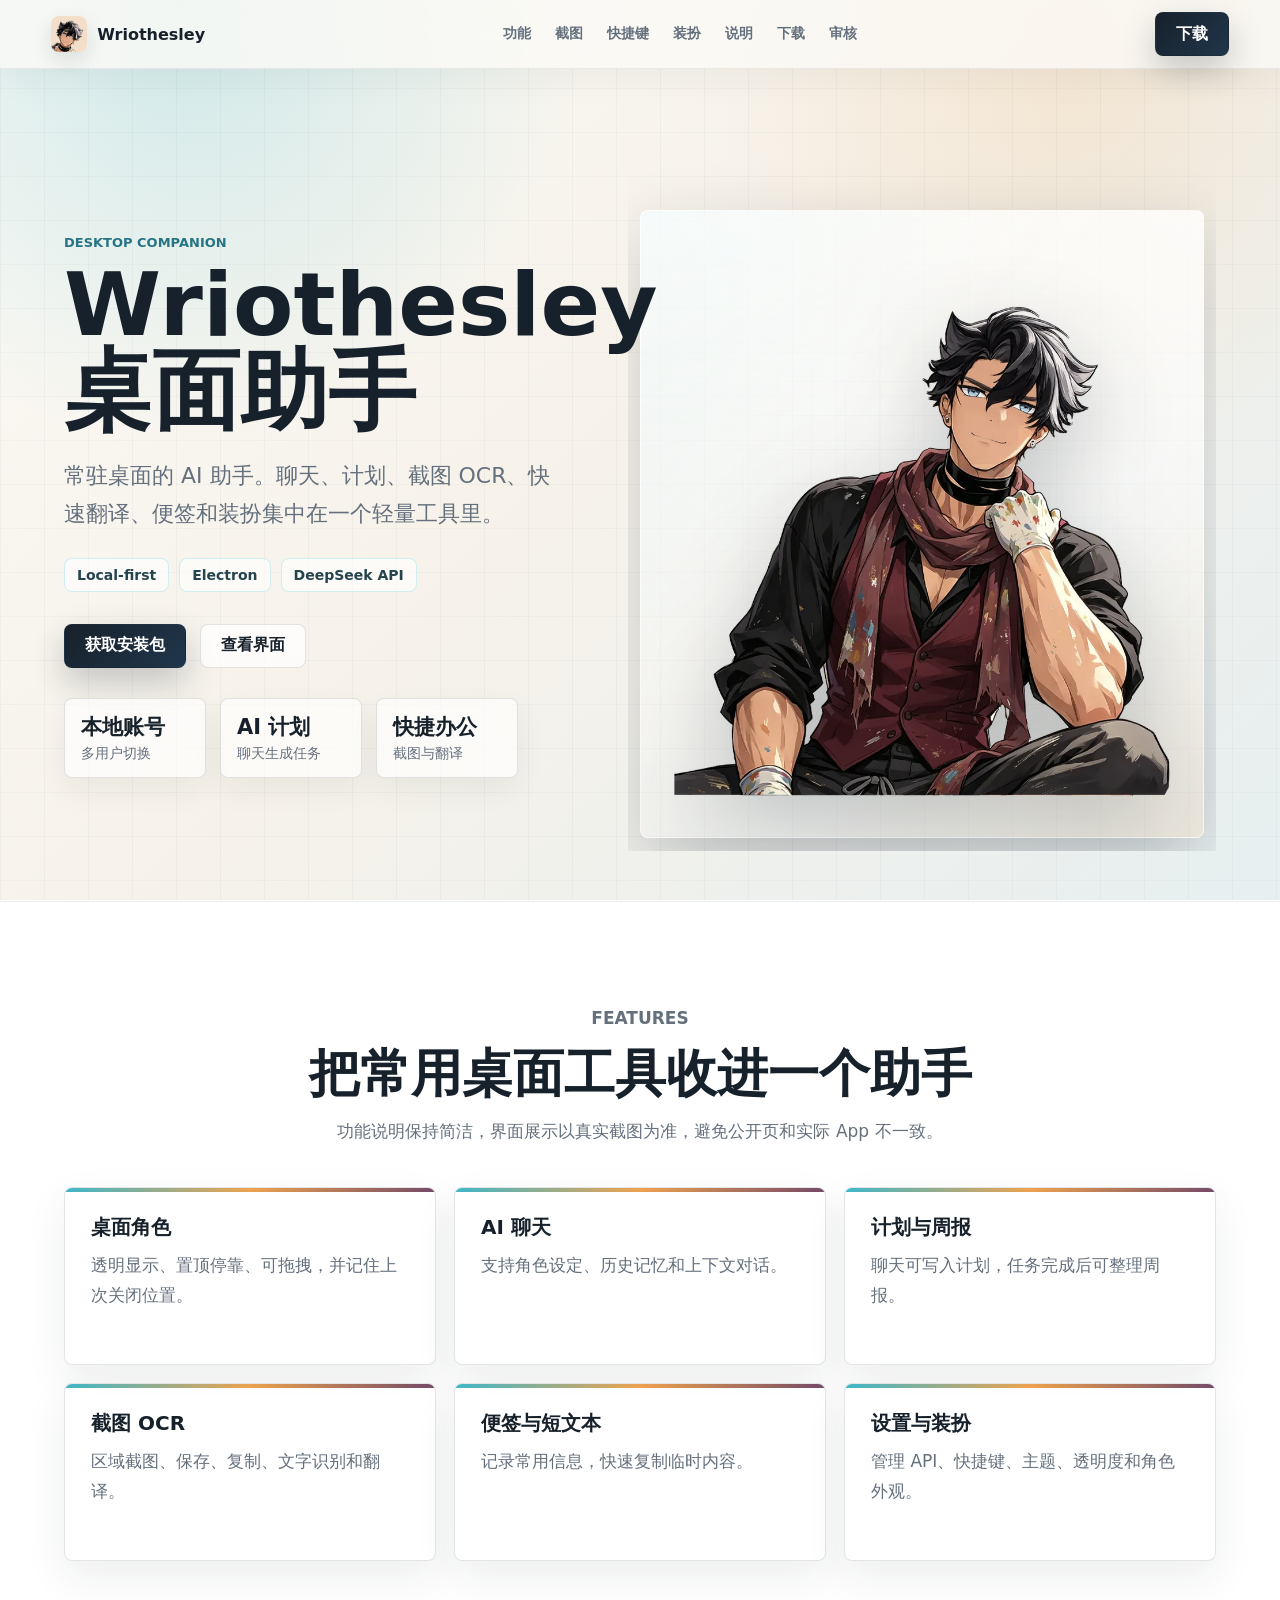
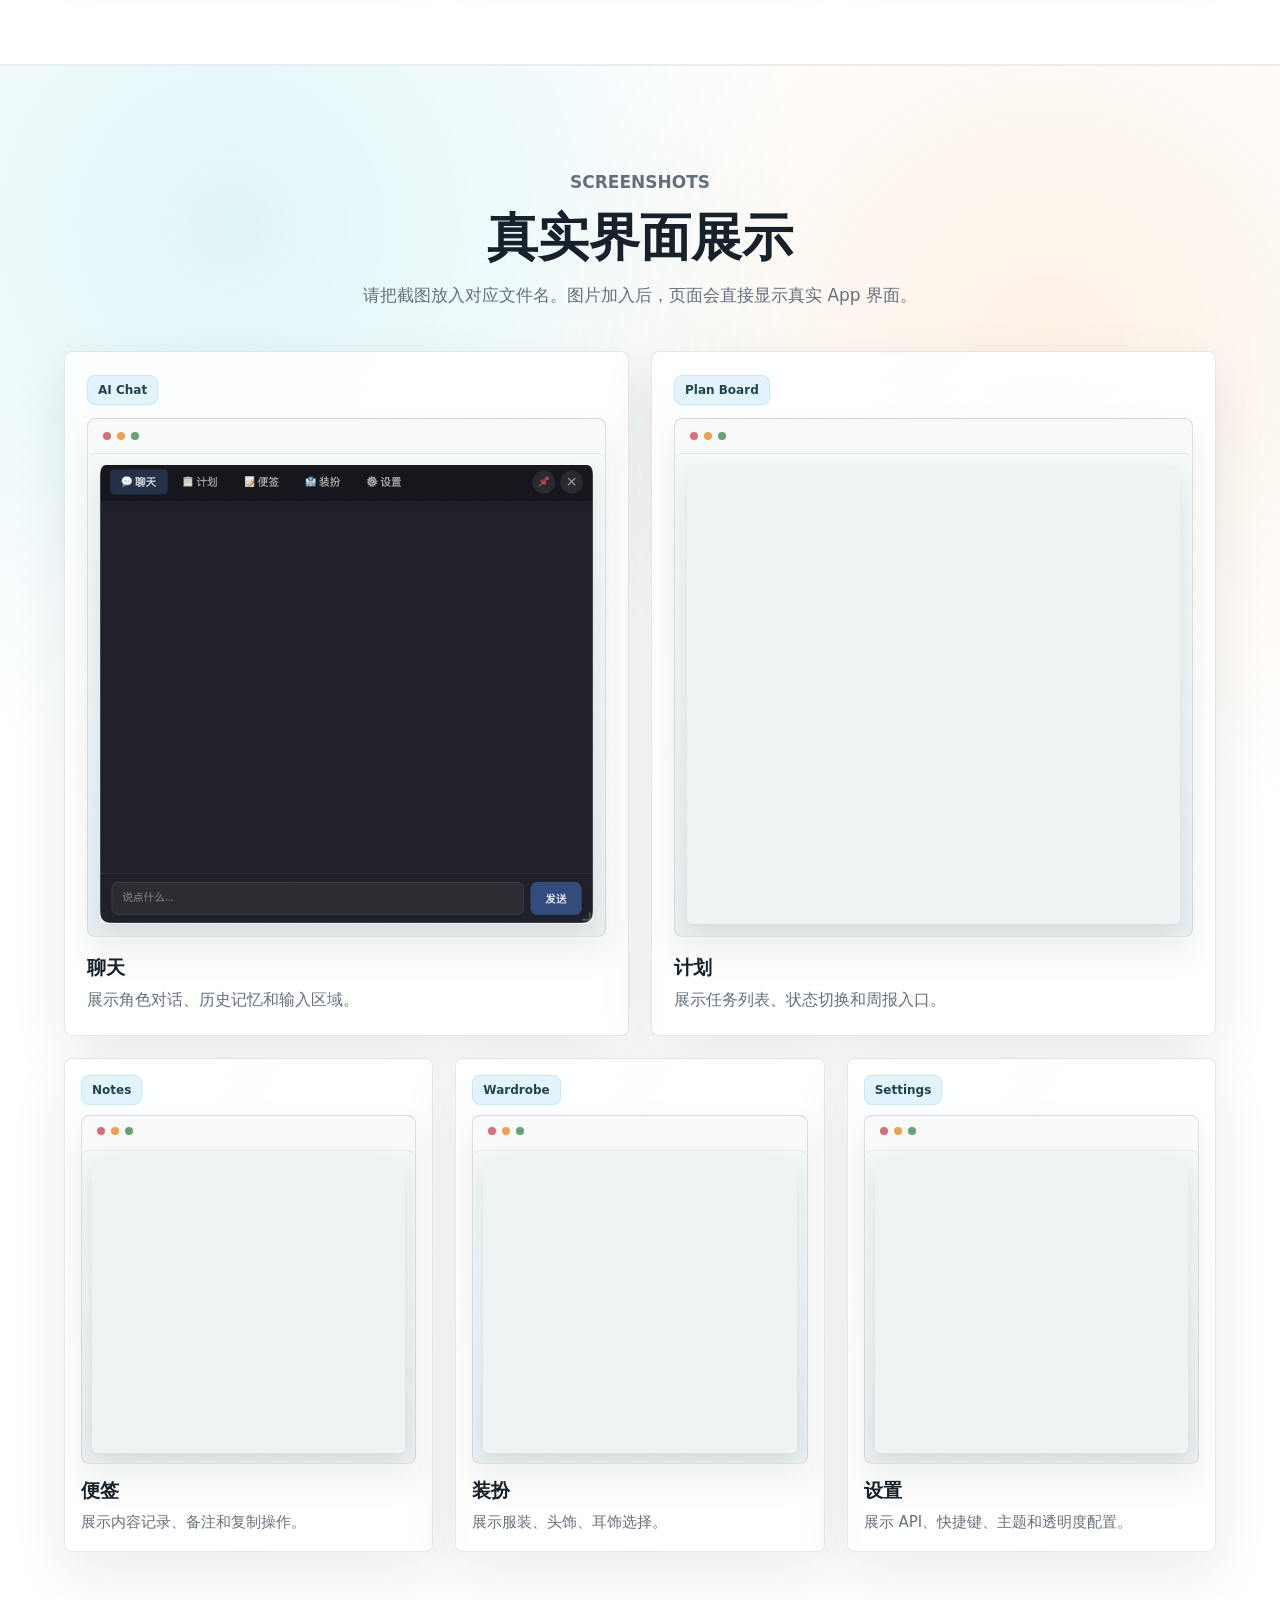
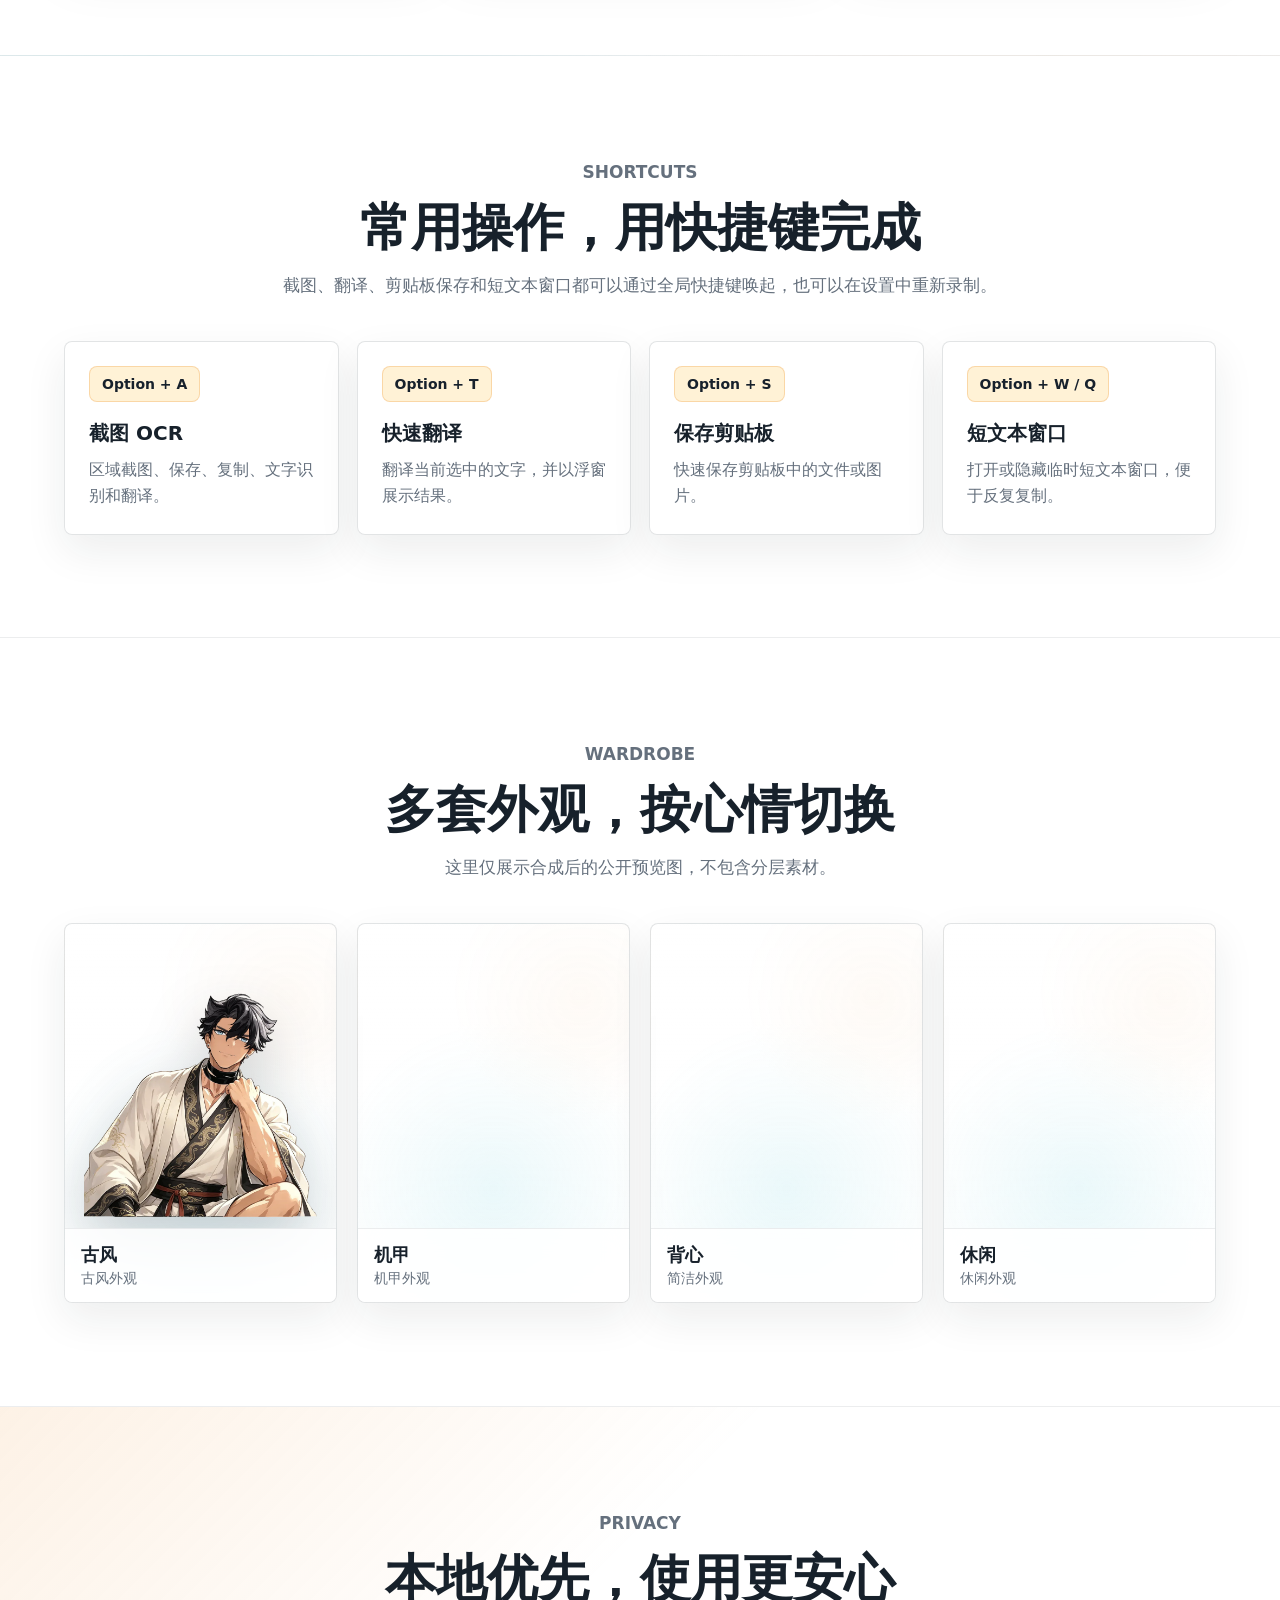
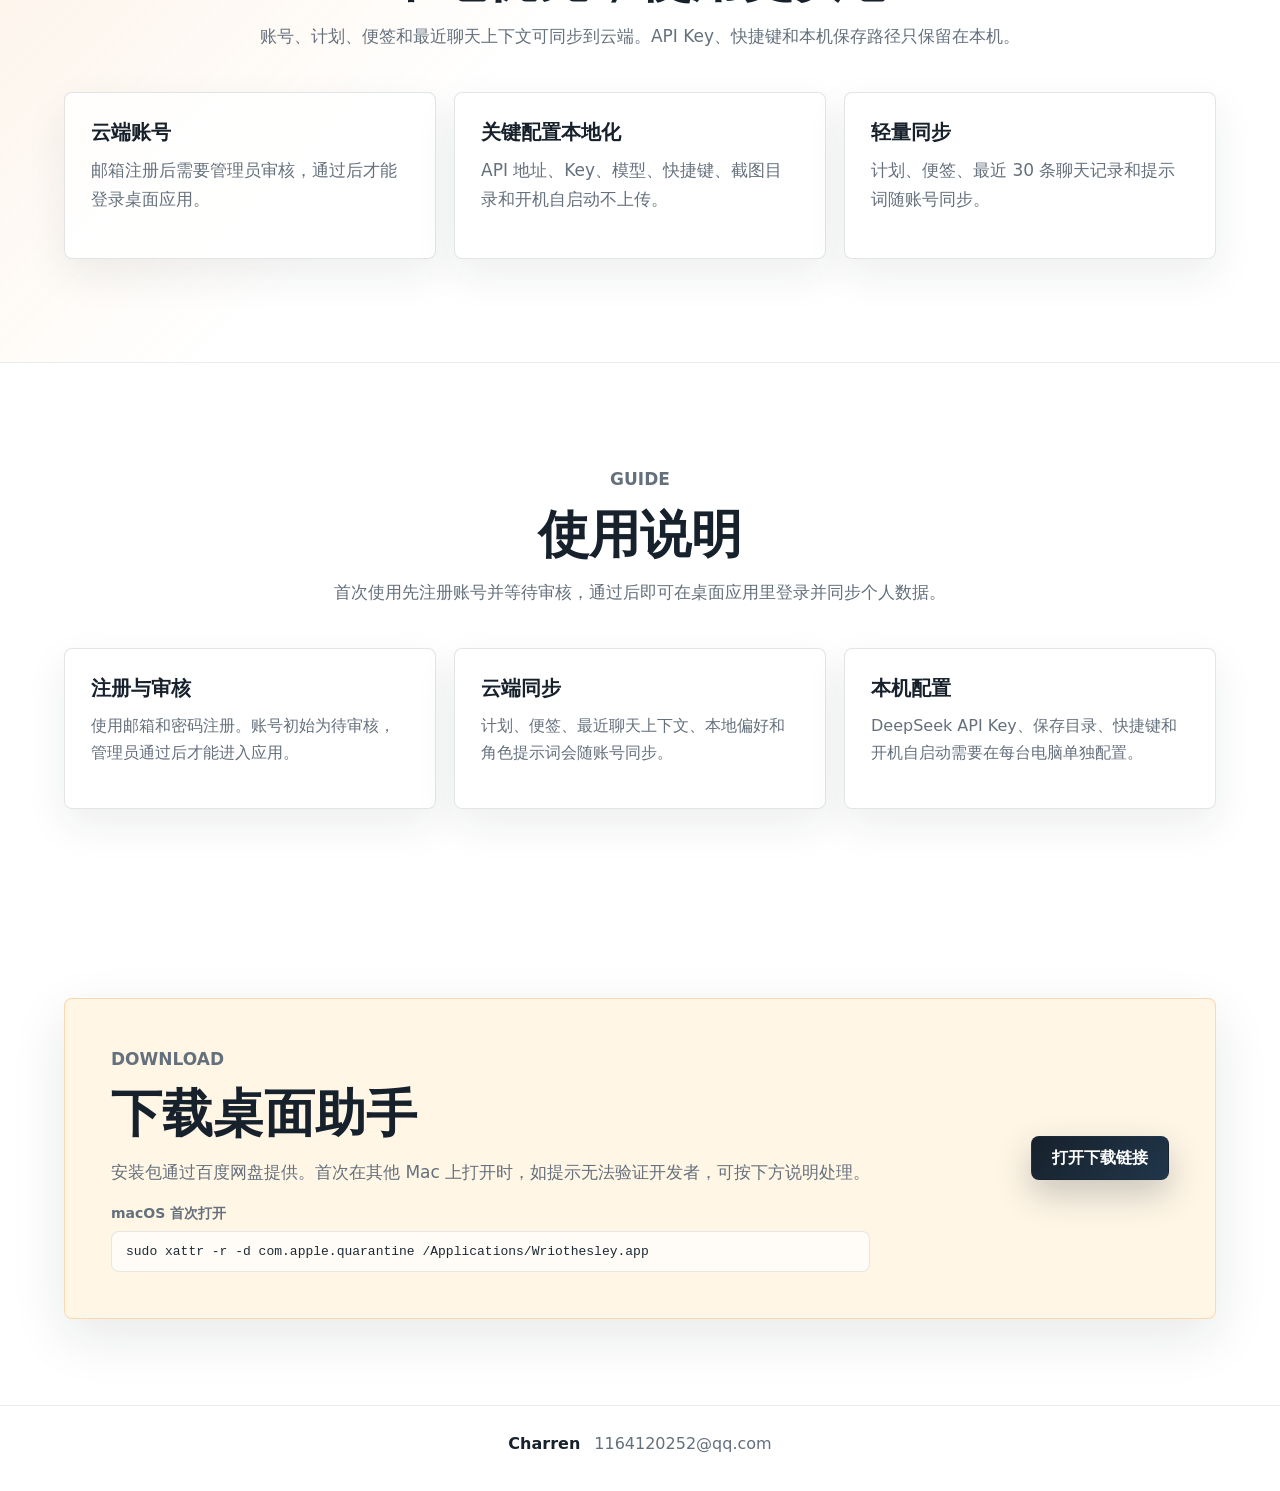
<file: index.html>
<!doctype html>
<html lang="zh-CN">
  <head>
    <meta charset="UTF-8" />
    <meta name="viewport" content="width=device-width, initial-scale=1.0" />
    <meta
      name="description"
      content="Wriothesley 桌面助手：AI 聊天、计划、截图 OCR、快速翻译、便签和装扮的一体化桌面工具。"
    />
    <title>Wriothesley 桌面助手</title>
    <link rel="icon" href="./assets/icon.png" />
    <link rel="icon" type="image/webp" href="./assets/icon.webp" />
    <link rel="preload" as="image" href="./assets/showcase/hero-frame-1.webp" type="image/webp" />
    <link rel="stylesheet" href="./styles.css" />
  </head>
  <body>
    <header class="site-header" aria-label="顶部导航">
      <a class="brand" href="#top" aria-label="Wriothesley 桌面助手首页">
        <img src="./assets/icon.png" alt="" />
        <span>Wriothesley</span>
      </a>
      <nav class="nav-links" aria-label="页面导航">
        <a href="#features">功能</a>
        <a href="#screens">截图</a>
        <a href="#shortcuts">快捷键</a>
        <a href="#wardrobe">装扮</a>
        <a href="#guide">说明</a>
        <a href="#download">下载</a>
        <a href="./admin.html">审核</a>
      </nav>
      <button class="nav-download" type="button" data-open-download>下载</button>
    </header>

    <main id="top">
      <section class="hero">
        <div class="hero-copy">
          <p class="eyebrow">Desktop Companion</p>
          <h1><span>Wriothesley</span><span>桌面助手</span></h1>
          <p class="hero-text">
            常驻桌面的 AI 助手。聊天、计划、截图 OCR、快速翻译、便签和装扮集中在一个轻量工具里。
          </p>
          <div class="product-tags" aria-label="产品特性">
            <span>Local-first</span>
            <span>Electron</span>
            <span>DeepSeek API</span>
          </div>
          <div class="hero-actions">
            <button class="primary-action" type="button" data-open-download>获取安装包</button>
            <a class="secondary-action" href="#screens">查看界面</a>
          </div>
          <dl class="hero-metrics" aria-label="软件特性概览">
            <div>
              <dt>本地账号</dt>
              <dd>多用户切换</dd>
            </div>
            <div>
              <dt>AI 计划</dt>
              <dd>聊天生成任务</dd>
            </div>
            <div>
              <dt>快捷办公</dt>
              <dd>截图与翻译</dd>
            </div>
          </dl>
        </div>

        <div class="hero-stage" aria-label="桌面助手角色预览">
          <div class="petal-field" aria-hidden="true"></div>
          <picture>
            <source srcset="./assets/showcase/hero-frame-1.webp" type="image/webp" />
            <img
              id="hero-character"
              class="hero-character"
              src="./assets/showcase/hero-frame-1.png"
              alt="Wriothesley 桌面角色"
              width="1000"
              height="1000"
              fetchpriority="high"
              decoding="async"
            />
          </picture>
        </div>
      </section>

      <section class="section overview" id="features">
        <div class="section-heading">
          <p class="eyebrow">Features</p>
          <h2>把常用桌面工具收进一个助手</h2>
          <p>功能说明保持简洁，界面展示以真实截图为准，避免公开页和实际 App 不一致。</p>
        </div>
        <div class="module-grid">
          <article class="module-card">
            <h3>桌面角色</h3>
            <p>透明显示、置顶停靠、可拖拽，并记住上次关闭位置。</p>
          </article>
          <article class="module-card">
            <h3>AI 聊天</h3>
            <p>支持角色设定、历史记忆和上下文对话。</p>
          </article>
          <article class="module-card">
            <h3>计划与周报</h3>
            <p>聊天可写入计划，任务完成后可整理周报。</p>
          </article>
          <article class="module-card">
            <h3>截图 OCR</h3>
            <p>区域截图、保存、复制、文字识别和翻译。</p>
          </article>
          <article class="module-card">
            <h3>便签与短文本</h3>
            <p>记录常用信息，快速复制临时内容。</p>
          </article>
          <article class="module-card">
            <h3>设置与装扮</h3>
            <p>管理 API、快捷键、主题、透明度和角色外观。</p>
          </article>
        </div>
      </section>

      <section class="section screens" id="screens">
        <div class="section-heading">
          <p class="eyebrow">Screenshots</p>
          <h2>真实界面展示</h2>
          <p>请把截图放入对应文件名。图片加入后，页面会直接显示真实 App 界面。</p>
        </div>

        <div class="screen-grid">
          <article class="screen-card screen-card-top">
            <div class="screen-meta"><span>AI Chat</span></div>
            <div class="screen-shot" data-file="assets/screens/panel-chat.png">
              <picture>
                <source srcset="./assets/screens/panel-chat.webp" type="image/webp" />
                <img src="./assets/screens/panel-chat.png" alt="聊天界面截图" width="1303" height="1210" loading="lazy" decoding="async" />
              </picture>
              <span>assets/screens/panel-chat.png</span>
            </div>
            <h3>聊天</h3>
            <p>展示角色对话、历史记忆和输入区域。</p>
          </article>

          <article class="screen-card screen-card-top">
            <div class="screen-meta"><span>Plan Board</span></div>
            <div class="screen-shot" data-file="assets/screens/panel-plan.png">
              <picture>
                <source srcset="./assets/screens/panel-plan.webp" type="image/webp" />
                <img src="./assets/screens/panel-plan.png" alt="计划界面截图" width="1301" height="1213" loading="lazy" decoding="async" />
              </picture>
              <span>assets/screens/panel-plan.png</span>
            </div>
            <h3>计划</h3>
            <p>展示任务列表、状态切换和周报入口。</p>
          </article>

          <article class="screen-card screen-card-bottom">
            <div class="screen-meta"><span>Notes</span></div>
            <div class="screen-shot" data-file="assets/screens/panel-notes.png">
              <picture>
                <source srcset="./assets/screens/panel-notes.webp" type="image/webp" />
                <img src="./assets/screens/panel-notes.png" alt="便签界面截图" width="1303" height="1215" loading="lazy" decoding="async" />
              </picture>
              <span>assets/screens/panel-notes.png</span>
            </div>
            <h3>便签</h3>
            <p>展示内容记录、备注和复制操作。</p>
          </article>

          <article class="screen-card screen-card-bottom">
            <div class="screen-meta"><span>Wardrobe</span></div>
            <div class="screen-shot" data-file="assets/screens/panel-wardrobe.png">
              <picture>
                <source srcset="./assets/screens/panel-wardrobe.webp" type="image/webp" />
                <img src="./assets/screens/panel-wardrobe.png" alt="装扮界面截图" width="1303" height="1210" loading="lazy" decoding="async" />
              </picture>
              <span>assets/screens/panel-wardrobe.png</span>
            </div>
            <h3>装扮</h3>
            <p>展示服装、头饰、耳饰选择。</p>
          </article>

          <article class="screen-card screen-card-bottom">
            <div class="screen-meta"><span>Settings</span></div>
            <div class="screen-shot" data-file="assets/screens/panel-settings.png">
              <picture>
                <source srcset="./assets/screens/panel-settings.webp" type="image/webp" />
                <img src="./assets/screens/panel-settings.png" alt="设置界面截图" width="1303" height="1212" loading="lazy" decoding="async" />
              </picture>
              <span>assets/screens/panel-settings.png</span>
            </div>
            <h3>设置</h3>
            <p>展示 API、快捷键、主题和透明度配置。</p>
          </article>
        </div>
      </section>

      <section class="section shortcuts" id="shortcuts">
        <div class="section-heading">
          <p class="eyebrow">Shortcuts</p>
          <h2>常用操作，用快捷键完成</h2>
          <p>截图、翻译、剪贴板保存和短文本窗口都可以通过全局快捷键唤起，也可以在设置中重新录制。</p>
        </div>
        <div class="shortcut-grid">
          <article class="shortcut-card">
            <kbd>Option + A</kbd>
            <h3>截图 OCR</h3>
            <p>区域截图、保存、复制、文字识别和翻译。</p>
          </article>
          <article class="shortcut-card">
            <kbd>Option + T</kbd>
            <h3>快速翻译</h3>
            <p>翻译当前选中的文字，并以浮窗展示结果。</p>
          </article>
          <article class="shortcut-card">
            <kbd>Option + S</kbd>
            <h3>保存剪贴板</h3>
            <p>快速保存剪贴板中的文件或图片。</p>
          </article>
          <article class="shortcut-card">
            <kbd>Option + W / Q</kbd>
            <h3>短文本窗口</h3>
            <p>打开或隐藏临时短文本窗口，便于反复复制。</p>
          </article>
        </div>
      </section>

      <section class="section wardrobe" id="wardrobe">
        <div class="section-heading">
          <p class="eyebrow">Wardrobe</p>
          <h2>多套外观，按心情切换</h2>
          <p>这里仅展示合成后的公开预览图，不包含分层素材。</p>
        </div>
        <div class="outfit-grid">
          <article class="outfit-card">
            <picture>
              <source srcset="./assets/showcase/wriothesley-gufeng.webp" type="image/webp" />
              <img src="./assets/showcase/wriothesley-gufeng.png" alt="古风参考样式" width="1000" height="1000" loading="lazy" decoding="async" />
            </picture>
            <div>
              <strong>古风</strong>
              <span>古风外观</span>
            </div>
          </article>
          <article class="outfit-card">
            <picture>
              <source srcset="./assets/showcase/wriothesley-mecha.webp" type="image/webp" />
              <img src="./assets/showcase/wriothesley-mecha.png" alt="机甲参考样式" width="1000" height="1000" loading="lazy" decoding="async" />
            </picture>
            <div>
              <strong>机甲</strong>
              <span>机甲外观</span>
            </div>
          </article>
          <article class="outfit-card">
            <picture>
              <source srcset="./assets/showcase/wriothesley-vest.webp" type="image/webp" />
              <img src="./assets/showcase/wriothesley-vest.png" alt="背心参考样式" width="1000" height="1000" loading="lazy" decoding="async" />
            </picture>
            <div>
              <strong>背心</strong>
              <span>简洁外观</span>
            </div>
          </article>
          <article class="outfit-card">
            <picture>
              <source srcset="./assets/showcase/wriothesley-casual.webp" type="image/webp" />
              <img src="./assets/showcase/wriothesley-casual.png" alt="休闲参考样式" width="1000" height="1000" loading="lazy" decoding="async" />
            </picture>
            <div>
              <strong>休闲</strong>
              <span>休闲外观</span>
            </div>
          </article>
        </div>
      </section>

      <section class="section privacy-band">
        <div class="section-heading">
          <p class="eyebrow">Privacy</p>
          <h2>本地优先，使用更安心</h2>
          <p>账号、计划、便签和最近聊天上下文可同步到云端。API Key、快捷键和本机保存路径只保留在本机。</p>
        </div>
        <div class="privacy-grid">
          <div>
            <h3>云端账号</h3>
            <p>邮箱注册后需要管理员审核，通过后才能登录桌面应用。</p>
          </div>
          <div>
            <h3>关键配置本地化</h3>
            <p>API 地址、Key、模型、快捷键、截图目录和开机自启动不上传。</p>
          </div>
          <div>
            <h3>轻量同步</h3>
            <p>计划、便签、最近 30 条聊天记录和提示词随账号同步。</p>
          </div>
        </div>
      </section>

      <section class="section guide-section" id="guide">
        <div class="section-heading">
          <p class="eyebrow">Guide</p>
          <h2>使用说明</h2>
          <p>首次使用先注册账号并等待审核，通过后即可在桌面应用里登录并同步个人数据。</p>
        </div>
        <div class="info-grid">
          <article class="info-card">
            <h3>注册与审核</h3>
            <p>使用邮箱和密码注册。账号初始为待审核，管理员通过后才能进入应用。</p>
          </article>
          <article class="info-card">
            <h3>云端同步</h3>
            <p>计划、便签、最近聊天上下文、本地偏好和角色提示词会随账号同步。</p>
          </article>
          <article class="info-card">
            <h3>本机配置</h3>
            <p>DeepSeek API Key、保存目录、快捷键和开机自启动需要在每台电脑单独配置。</p>
          </article>
        </div>
      </section>

      <section class="download-section" id="download">
        <div>
          <p class="eyebrow">Download</p>
          <h2>下载桌面助手</h2>
          <p>安装包通过百度网盘提供。首次在其他 Mac 上打开时，如提示无法验证开发者，可按下方说明处理。</p>
          <div class="mac-tip">
            <span>macOS 首次打开</span>
            <code>sudo xattr -r -d com.apple.quarantine /Applications/Wriothesley.app</code>
          </div>
        </div>
        <button class="primary-action" type="button" data-open-download>打开下载链接</button>
      </section>
    </main>

    <footer class="site-footer">
      <strong>Charren</strong>
      <a href="mailto:1164120252@qq.com">1164120252@qq.com</a>
    </footer>

    <div class="download-modal" id="downloadModal" aria-hidden="true">
      <div class="modal-backdrop" data-close-download></div>
      <section class="modal-panel" role="dialog" aria-modal="true" aria-labelledby="downloadTitle">
        <button class="modal-close" type="button" aria-label="关闭下载弹窗" data-close-download>×</button>
        <picture>
          <source srcset="./assets/icon.webp" type="image/webp" />
          <img src="./assets/icon.png" alt="" width="512" height="512" />
        </picture>
        <h2 id="downloadTitle">下载 Wriothesley 桌面助手</h2>
        <p>下载后拖入"应用程序"。如果 macOS 提示无法验证开发者，请在终端执行下方命令后再打开。</p>
        <code class="modal-command">sudo xattr -r -d com.apple.quarantine /Applications/Wriothesley.app</code>
        <a class="modal-link" id="downloadLink" href="#" target="_blank" rel="noreferrer">百度网盘占位链接</a>
      </section>
    </div>

    <script src="./script.js"></script>
  </body>
</html>
</file>
<file: styles.css>
:root {
  --ink: #17212b;
  --muted: #65707d;
  --paper: #f6f2ea;
  --panel: rgba(255, 255, 255, 0.82);
  --line: rgba(23, 33, 43, 0.12);
  --deep: #17212b;
  --navy: #20364b;
  --ice: #b9e5ff;
  --cyan: #3eb7c8;
  --amber: #eea24f;
  --rose: #cf6976;
  --green: #5d9f72;
  --plum: #744a67;
  --shadow: 0 24px 70px rgba(18, 24, 32, 0.18);
}

* {
  box-sizing: border-box;
}

html {
  scroll-behavior: smooth;
}

body {
  margin: 0;
  color: var(--ink);
  font-family:
    Inter, ui-sans-serif, system-ui, -apple-system, BlinkMacSystemFont, "Segoe UI",
    "Microsoft YaHei", sans-serif;
  background:
    linear-gradient(90deg, rgba(23, 33, 43, 0.035) 1px, transparent 1px),
    linear-gradient(rgba(23, 33, 43, 0.028) 1px, transparent 1px),
    radial-gradient(circle at 14% 4%, rgba(62, 183, 200, 0.22), transparent 29%),
    radial-gradient(circle at 84% 9%, rgba(238, 162, 79, 0.15), transparent 28%),
    linear-gradient(135deg, #fcfaf6 0%, var(--paper) 48%, #e7eff0 100%);
  background-attachment: fixed;
  background-size: 44px 44px, 44px 44px, auto, auto, auto;
}

a {
  color: inherit;
  text-decoration: none;
}

button {
  font: inherit;
}

.site-header {
  position: sticky;
  top: 0;
  z-index: 20;
  display: flex;
  align-items: center;
  justify-content: space-between;
  gap: 24px;
  min-height: 68px;
  padding: 12px clamp(18px, 4vw, 56px);
  background: rgba(252, 250, 246, 0.78);
  border-bottom: 1px solid rgba(24, 32, 42, 0.08);
  box-shadow: 0 10px 34px rgba(24, 32, 42, 0.05);
  backdrop-filter: blur(18px);
}

.brand,
.nav-links,
.hero-actions,
.hero-metrics,
.download-section {
  display: flex;
  align-items: center;
}

.brand {
  gap: 10px;
  font-weight: 900;
  letter-spacing: 0;
}

.brand img {
  width: 36px;
  height: 36px;
  border-radius: 8px;
  box-shadow: 0 8px 20px rgba(24, 32, 42, 0.12);
}

.nav-links {
  gap: 24px;
  color: var(--muted);
  font-size: 14px;
  font-weight: 800;
}

.nav-links a:hover {
  color: var(--ink);
}

.nav-download,
.primary-action,
.secondary-action,
.modal-link {
  display: inline-flex;
  align-items: center;
  justify-content: center;
  min-height: 44px;
  padding: 0 20px;
  border: 1px solid transparent;
  border-radius: 8px;
  cursor: pointer;
  font-weight: 900;
}

.nav-download,
.primary-action,
.modal-link {
  color: #fff;
  background: linear-gradient(135deg, var(--deep), var(--navy));
  box-shadow: 0 14px 34px rgba(27, 36, 50, 0.24);
}

.secondary-action {
  background: rgba(255, 255, 255, 0.72);
  border-color: var(--line);
}

.hero {
  display: grid;
  grid-template-columns: minmax(0, 0.92fr) minmax(360px, 1.08fr);
  gap: clamp(28px, 5vw, 76px);
  align-items: center;
  min-height: calc(100vh - 68px);
  padding: clamp(38px, 6vw, 84px) clamp(18px, 5vw, 72px) 34px;
}

.hero-copy {
  position: relative;
  z-index: 2;
}

.eyebrow {
  margin: 0 0 12px;
  color: #277484;
  font-size: 13px;
  font-weight: 900;
  letter-spacing: 0;
  text-transform: uppercase;
}

h1,
h2,
h3,
p {
  margin-top: 0;
}

h1 {
  max-width: 760px;
  margin-bottom: 22px;
  font-size: clamp(46px, 7vw, 88px);
  line-height: 0.98;
  letter-spacing: 0;
}

h1 span {
  display: block;
}

h2 {
  margin-bottom: 16px;
  font-size: clamp(30px, 4vw, 52px);
  line-height: 1.08;
  letter-spacing: 0;
}

h3 {
  margin-bottom: 10px;
  font-size: 20px;
  letter-spacing: 0;
}

.hero-text,
.section-heading p,
.module-card p,
.interface-card p,
.download-section p,
.privacy-grid p {
  color: var(--muted);
  font-size: 17px;
  line-height: 1.75;
}

.hero-text {
  max-width: 700px;
  font-size: clamp(18px, 2vw, 22px);
}

.product-tags {
  display: flex;
  flex-wrap: wrap;
  gap: 10px;
  margin: 24px 0 0;
}

.product-tags span {
  display: inline-flex;
  align-items: center;
  min-height: 34px;
  padding: 0 12px;
  color: #24444e;
  font-size: 14px;
  font-weight: 900;
  background: rgba(255, 255, 255, 0.62);
  border: 1px solid rgba(82, 199, 216, 0.26);
  border-radius: 8px;
}

.hero-actions {
  flex-wrap: wrap;
  gap: 14px;
  margin: 32px 0 30px;
}

.hero-metrics {
  flex-wrap: wrap;
  gap: 14px;
  margin: 0;
}

.hero-metrics div {
  min-width: 142px;
  padding: 14px 16px;
  background: rgba(255, 255, 255, 0.66);
  border: 1px solid var(--line);
  border-radius: 8px;
  box-shadow: 0 12px 30px rgba(24, 32, 42, 0.06);
}

.hero-metrics dt {
  font-size: 21px;
  font-weight: 900;
}

.hero-metrics dd {
  margin: 4px 0 0;
  color: var(--muted);
  font-size: 14px;
}

.hero-stage {
  position: relative;
  display: flex;
  align-items: flex-end;
  justify-content: center;
  min-height: min(690px, calc(100vh - 110px));
  overflow: hidden;
  isolation: isolate;
}

.hero-stage::before {
  position: absolute;
  inset: 7% 2% 2%;
  background:
    linear-gradient(180deg, rgba(255, 255, 255, 0.78), rgba(255, 255, 255, 0.2)),
    linear-gradient(135deg, rgba(62, 183, 200, 0.18), transparent 42%),
    linear-gradient(315deg, rgba(238, 162, 79, 0.16), transparent 36%);
  border: 1px solid rgba(255, 255, 255, 0.72);
  border-radius: 8px;
  box-shadow: var(--shadow);
  content: "";
}

.hero-stage::after {
  position: absolute;
  inset: 17% 8% 8%;
  z-index: 0;
  background:
    linear-gradient(rgba(24, 32, 42, 0.06) 1px, transparent 1px),
    linear-gradient(90deg, rgba(24, 32, 42, 0.05) 1px, transparent 1px);
  background-size: 34px 34px;
  mask-image: radial-gradient(circle at center, black, transparent 70%);
  opacity: 0.72;
  content: "";
}

.hero-stage picture {
  position: relative;
  z-index: 3;
  display: flex;
  justify-content: center;
  width: min(98%, 590px);
}

.hero-character {
  position: relative;
  width: 100%;
  max-height: 660px;
  object-fit: contain;
  filter: drop-shadow(0 30px 44px rgba(24, 32, 42, 0.24));
  transform: translateY(10px);
  transition: opacity 180ms ease;
}

.petal-field {
  position: absolute;
  inset: 9% 5% 3%;
  z-index: 1;
  overflow: hidden;
  border-radius: 8px;
  pointer-events: none;
}

.petal {
  position: absolute;
  top: -30px;
  width: 11px;
  height: 17px;
  background: linear-gradient(135deg, rgba(255, 205, 213, 0.92), rgba(216, 111, 120, 0.74));
  border-radius: 70% 30% 70% 30%;
  opacity: 0.44;
  filter: blur(0.25px);
  animation: petalFall linear infinite;
}

.section {
  padding: clamp(58px, 8vw, 104px) clamp(18px, 5vw, 72px);
}

.section-heading {
  max-width: 900px;
  margin: 0 auto 40px;
  text-align: center;
}

.section-heading.left {
  margin-left: 0;
  text-align: left;
}

.overview {
  background: rgba(255, 255, 255, 0.44);
  border-top: 1px solid rgba(24, 32, 42, 0.08);
  border-bottom: 1px solid rgba(24, 32, 42, 0.08);
}

.module-grid,
.screen-grid,
.privacy-grid,
.info-grid {
  display: grid;
  gap: 18px;
  max-width: 1180px;
  margin: 0 auto;
}

.module-grid {
  grid-template-columns: repeat(3, minmax(0, 1fr));
}

.module-card,
.screen-card,
.privacy-grid div,
.info-card,
.admin-panel {
  padding: 26px;
  background: var(--panel);
  border: 1px solid var(--line);
  border-radius: 8px;
  box-shadow: 0 16px 42px rgba(24, 32, 42, 0.08);
}

.module-card {
  position: relative;
  overflow: hidden;
  min-height: 178px;
  transition: transform 180ms ease, box-shadow 180ms ease;
}

.module-card::before {
  position: absolute;
  top: 0;
  left: 0;
  width: 100%;
  height: 4px;
  background: linear-gradient(90deg, var(--cyan), var(--amber), var(--plum));
  content: "";
}

.module-card:hover {
  transform: translateY(-3px);
  box-shadow: 0 22px 56px rgba(24, 32, 42, 0.12);
}

.screens {
  background:
    radial-gradient(circle at 18% 10%, rgba(82, 199, 216, 0.18), transparent 32%),
    radial-gradient(circle at 82% 18%, rgba(240, 160, 75, 0.14), transparent 30%),
    rgba(255, 255, 255, 0.52);
  border-top: 1px solid rgba(24, 32, 42, 0.08);
  border-bottom: 1px solid rgba(24, 32, 42, 0.08);
}

.screen-grid {
  grid-template-columns: repeat(6, minmax(0, 1fr));
  gap: 22px;
}

.screen-card {
  display: flex;
  flex-direction: column;
  position: relative;
  overflow: hidden;
  padding: 18px;
  background:
    linear-gradient(180deg, rgba(255, 255, 255, 0.94), rgba(255, 255, 255, 0.64)),
    linear-gradient(135deg, rgba(62, 183, 200, 0.09), transparent 38%);
  border: 1px solid rgba(24, 32, 42, 0.1);
  box-shadow: 0 20px 56px rgba(24, 32, 42, 0.09);
  transition: transform 180ms ease, box-shadow 180ms ease;
}

.screen-card:hover {
  transform: translateY(-4px);
  box-shadow: 0 30px 76px rgba(24, 32, 42, 0.15);
}

.screen-card-top {
  grid-column: span 3;
  padding: 22px;
}

.screen-card-bottom {
  grid-column: span 2;
  padding: 16px;
}

.screen-meta {
  display: flex;
  justify-content: space-between;
  align-items: center;
  min-height: 32px;
  margin-bottom: 12px;
}

.screen-meta span {
  display: inline-flex;
  align-items: center;
  min-height: 30px;
  padding: 0 10px;
  color: #21444e;
  background: rgba(158, 216, 255, 0.28);
  border: 1px solid rgba(82, 199, 216, 0.22);
  border-radius: 8px;
  font-size: 12px;
  font-weight: 900;
}

.screen-shot {
  position: relative;
  display: block;
  overflow: hidden;
  aspect-ratio: 1 / 1;
  margin-bottom: 18px;
  background:
    linear-gradient(180deg, rgba(246, 250, 250, 0.96), rgba(232, 238, 240, 0.86)),
    repeating-linear-gradient(45deg, rgba(24, 32, 42, 0.035) 0 12px, transparent 12px 24px);
  border: 1px solid rgba(24, 32, 42, 0.12);
  border-radius: 8px;
  box-shadow:
    inset 0 34px 0 rgba(255, 255, 255, 0.74),
    inset 0 35px 0 rgba(24, 32, 42, 0.08),
    0 16px 34px rgba(24, 32, 42, 0.08);
}

.screen-shot picture {
  position: absolute;
  inset: 46px 12px 12px;
  z-index: 1;
  display: block;
}

.screen-shot::before {
  position: absolute;
  top: 13px;
  left: 15px;
  z-index: 2;
  width: 8px;
  height: 8px;
  background: #d86f78;
  border-radius: 50%;
  box-shadow: 14px 0 0 #f0a04b, 28px 0 0 #63a375;
  content: "";
}

.screen-shot img {
  display: block;
  width: 100%;
  height: 100%;
  object-fit: contain;
  background: rgba(239, 244, 245, 0.92);
  border-radius: 6px;
  box-shadow: 0 8px 22px rgba(24, 32, 42, 0.1);
}

.screen-card-bottom .screen-meta {
  min-height: 28px;
  margin-bottom: 10px;
}

.screen-card-bottom .screen-shot {
  aspect-ratio: 0.96 / 1;
  margin-bottom: 14px;
}

.screen-card-bottom .screen-shot::before {
  top: 11px;
}

.screen-card-bottom .screen-shot img {
  width: 100%;
  height: 100%;
}

.screen-card-bottom .screen-shot picture {
  inset: 40px 10px 10px;
}

.screen-card-bottom h3 {
  margin-bottom: 4px;
}

.screen-card-bottom p {
  font-size: 15px;
  line-height: 1.55;
}

.screen-shot span {
  position: absolute;
  top: 50%;
  left: 50%;
  transform: translate(-50%, -50%);
  max-width: calc(100% - 32px);
  padding: 9px 12px;
  color: var(--muted);
  font-size: 13px;
  text-align: center;
  background: rgba(255, 255, 255, 0.78);
  border: 1px solid rgba(24, 32, 42, 0.1);
  border-radius: 8px;
}

.screen-shot.has-image span {
  display: none;
}

.screen-card h3 {
  margin-bottom: 6px;
  font-size: 19px;
}

.screen-card p {
  margin-bottom: 0;
  color: var(--muted);
  line-height: 1.65;
}

.shortcuts {
  background: rgba(255, 255, 255, 0.32);
}

.shortcut-grid {
  display: grid;
  grid-template-columns: repeat(4, minmax(0, 1fr));
  gap: 18px;
  max-width: 1180px;
  margin: 0 auto;
}

.shortcut-card {
  padding: 24px;
  background: var(--panel);
  border: 1px solid var(--line);
  border-radius: 8px;
  box-shadow: 0 16px 42px rgba(24, 32, 42, 0.08);
  transition: transform 180ms ease, box-shadow 180ms ease;
}

.shortcut-card:hover {
  transform: translateY(-3px);
  box-shadow: 0 22px 56px rgba(24, 32, 42, 0.12);
}

.shortcut-card kbd {
  display: inline-flex;
  align-items: center;
  min-height: 36px;
  margin-bottom: 18px;
  padding: 0 12px;
  color: #17212c;
  background: #fff2d6;
  border: 1px solid rgba(240, 160, 75, 0.34);
  border-radius: 8px;
  font-family: inherit;
  font-size: 14px;
  font-weight: 900;
}

.shortcut-card p {
  margin-bottom: 0;
  color: var(--muted);
  line-height: 1.65;
}

.wardrobe {
  background: rgba(255, 255, 255, 0.42);
  border-top: 1px solid rgba(24, 32, 42, 0.08);
  border-bottom: 1px solid rgba(24, 32, 42, 0.08);
}

.outfit-grid {
  display: grid;
  grid-template-columns: repeat(4, minmax(0, 1fr));
  gap: 20px;
  max-width: 1220px;
  margin: 0 auto;
}

.outfit-card {
  overflow: hidden;
  display: grid;
  grid-template-rows: 1fr auto;
  align-items: end;
  min-height: 380px;
  background:
    linear-gradient(180deg, rgba(255, 255, 255, 0.78), rgba(255, 255, 255, 0.32)),
    radial-gradient(circle at 50% 70%, rgba(82, 199, 216, 0.22), transparent 56%),
    radial-gradient(circle at 82% 18%, rgba(240, 160, 75, 0.16), transparent 34%);
  border: 1px solid var(--line);
  border-radius: 8px;
  box-shadow: 0 16px 42px rgba(24, 32, 42, 0.08);
  transition: transform 180ms ease, box-shadow 180ms ease;
}

.outfit-card:hover {
  transform: translateY(-4px);
  box-shadow: 0 24px 62px rgba(24, 32, 42, 0.14);
}

.outfit-card picture {
  display: flex;
  align-self: stretch;
  justify-self: stretch;
  min-height: 0;
}

.outfit-card img {
  align-self: center;
  justify-self: center;
  width: 100%;
  height: 100%;
  min-height: 0;
  object-fit: contain;
  object-position: center bottom;
  filter: drop-shadow(0 22px 28px rgba(24, 32, 42, 0.2));
}

.outfit-card div {
  padding: 14px 16px;
  background: rgba(255, 255, 255, 0.84);
  border-top: 1px solid rgba(24, 32, 42, 0.08);
  backdrop-filter: blur(12px);
}

@keyframes petalFall {
  0% {
    transform: translate3d(0, -40px, 0) rotate(0deg) scale(var(--scale, 1));
    opacity: 0;
  }
  10% {
    opacity: 0.44;
  }
  100% {
    transform: translate3d(var(--drift, 50px), 720px, 0) rotate(360deg) scale(var(--scale, 1));
    opacity: 0;
  }
}

.outfit-card strong,
.outfit-card span {
  display: block;
}

.outfit-card strong {
  font-size: 18px;
}

.outfit-card span {
  margin-top: 3px;
  color: var(--muted);
  font-size: 14px;
}

.privacy-band {
  color: var(--ink);
  background:
    linear-gradient(135deg, rgba(240, 160, 75, 0.14), transparent 42%),
    rgba(255, 255, 255, 0.44);
}

.privacy-band .eyebrow,
.privacy-band .section-heading p,
.privacy-grid p {
  color: var(--muted);
}

.privacy-grid {
  grid-template-columns: repeat(3, minmax(0, 1fr));
}

.privacy-grid div {
  background: var(--panel);
  border-color: var(--line);
}

.guide-section {
  background: rgba(255, 255, 255, 0.34);
  border-top: 1px solid rgba(24, 32, 42, 0.08);
}

.info-grid {
  grid-template-columns: repeat(3, minmax(0, 1fr));
}

.info-card p,
.admin-muted,
.admin-message {
  color: var(--muted);
  line-height: 1.7;
}

.admin-page {
  min-height: 100vh;
}

.admin-header {
  position: static;
}

.admin-shell {
  width: min(1040px, calc(100% - 32px));
  margin: 42px auto 72px;
}

.admin-panel {
  margin-bottom: 24px;
}

.admin-panel h1 {
  margin-bottom: 14px;
  font-size: clamp(32px, 5vw, 54px);
  line-height: 1.05;
}

.admin-form {
  display: grid;
  gap: 16px;
  max-width: 460px;
  margin-top: 24px;
}

.admin-form label {
  display: grid;
  gap: 7px;
  color: var(--muted);
  font-size: 14px;
  font-weight: 900;
}

.admin-form input {
  width: 100%;
  min-height: 44px;
  padding: 0 12px;
  color: var(--ink);
  background: rgba(255, 255, 255, 0.68);
  border: 1px solid var(--line);
  border-radius: 8px;
  outline: none;
}

.admin-form input:focus {
  border-color: rgba(82, 199, 216, 0.7);
  box-shadow: 0 0 0 3px rgba(82, 199, 216, 0.16);
}

.admin-message {
  min-height: 24px;
  margin: 16px 0 0;
  font-size: 14px;
}

.admin-message.ok {
  color: #277484;
}

.admin-toolbar,
.admin-actions,
.row-actions {
  display: flex;
  align-items: center;
}

.admin-toolbar {
  justify-content: space-between;
  gap: 18px;
}

.admin-actions,
.row-actions {
  gap: 10px;
}

.admin-table-wrap {
  overflow-x: auto;
  margin-top: 22px;
  border: 1px solid var(--line);
  border-radius: 8px;
}

.admin-table {
  width: 100%;
  min-width: 760px;
  border-collapse: collapse;
  background: rgba(255, 255, 255, 0.5);
}

.admin-table th,
.admin-table td {
  padding: 13px 14px;
  text-align: left;
  border-bottom: 1px solid rgba(24, 32, 42, 0.08);
}

.admin-table th {
  color: var(--muted);
  font-size: 13px;
  font-weight: 900;
}

.admin-table td {
  color: var(--ink);
  font-size: 14px;
}

.empty-cell {
  text-align: center;
  color: var(--muted) !important;
}

.status-pill {
  display: inline-flex;
  align-items: center;
  min-height: 28px;
  padding: 0 10px;
  color: #6d4b13;
  background: rgba(240, 160, 75, 0.18);
  border: 1px solid rgba(240, 160, 75, 0.28);
  border-radius: 8px;
  font-weight: 900;
}

.approve-btn,
.reject-btn {
  min-height: 34px;
  padding: 0 12px;
  border: 1px solid transparent;
  border-radius: 8px;
  cursor: pointer;
  font-weight: 900;
}

.approve-btn {
  color: #14351f;
  background: rgba(99, 163, 117, 0.2);
  border-color: rgba(99, 163, 117, 0.32);
}

.reject-btn {
  color: #6c2530;
  background: rgba(216, 111, 120, 0.17);
  border-color: rgba(216, 111, 120, 0.3);
}

.download-section {
  justify-content: space-between;
  gap: 28px;
  margin: clamp(44px, 7vw, 86px) clamp(18px, 5vw, 72px);
  padding: clamp(28px, 5vw, 46px);
  color: #17212c;
  background: #fff6e6;
  border: 1px solid rgba(240, 160, 75, 0.34);
  border-radius: 8px;
  box-shadow: 0 18px 54px rgba(24, 32, 42, 0.1);
}

.site-footer {
  display: flex;
  align-items: center;
  justify-content: center;
  gap: 14px;
  padding: 28px 18px 38px;
  color: var(--muted);
  border-top: 1px solid rgba(24, 32, 42, 0.08);
}

.site-footer strong {
  color: var(--ink);
}

.site-footer a:hover {
  color: #267280;
}

.download-section div {
  max-width: 760px;
}

.mac-tip {
  display: grid;
  gap: 8px;
  margin-top: 18px;
}

.mac-tip span {
  color: var(--muted);
  font-size: 14px;
  font-weight: 900;
}

.mac-tip code,
.modal-command {
  display: block;
  overflow-x: auto;
  max-width: 100%;
  padding: 12px 14px;
  color: #1d2a35;
  background: rgba(255, 255, 255, 0.68);
  border: 1px solid rgba(24, 32, 42, 0.1);
  border-radius: 8px;
  font-family: ui-monospace, SFMono-Regular, Menlo, Monaco, Consolas, "Liberation Mono", monospace;
  font-size: 13px;
  white-space: nowrap;
}

.download-modal {
  position: fixed;
  inset: 0;
  z-index: 50;
  display: none;
  align-items: center;
  justify-content: center;
  padding: 20px;
}

.download-modal.is-open {
  display: flex;
}

.modal-backdrop {
  position: absolute;
  inset: 0;
  background: rgba(11, 16, 22, 0.62);
  backdrop-filter: blur(10px);
}

.modal-panel {
  position: relative;
  width: min(460px, 100%);
  padding: 32px;
  text-align: center;
  background: #fffaf2;
  border-radius: 8px;
  box-shadow: var(--shadow);
}

.modal-panel picture {
  display: inline-flex;
}

.modal-panel img {
  width: 76px;
  height: 76px;
  border-radius: 12px;
}

.modal-panel h2 {
  margin-top: 18px;
  font-size: 28px;
}

.modal-panel p {
  color: var(--muted);
  line-height: 1.7;
}

.modal-link {
  width: 100%;
  margin-top: 12px;
}

.modal-command {
  margin: 14px 0 4px;
  text-align: left;
}

.modal-close {
  position: absolute;
  top: 12px;
  right: 12px;
  width: 36px;
  height: 36px;
  color: var(--muted);
  background: rgba(24, 32, 42, 0.06);
  border: 0;
  border-radius: 8px;
  cursor: pointer;
  font-size: 24px;
  line-height: 1;
}

@media (max-width: 1080px) {
  .hero {
    grid-template-columns: 1fr;
  }

  .hero {
    min-height: auto;
  }

  .hero-stage {
    min-height: 600px;
  }

  .module-grid,
  .screen-grid,
  .shortcut-grid,
  .privacy-grid,
  .info-grid {
    grid-template-columns: repeat(2, minmax(0, 1fr));
  }

  .screen-card-top,
  .screen-card-bottom {
    grid-column: span 1;
  }

  .outfit-grid {
    grid-template-columns: repeat(2, minmax(0, 1fr));
  }
}

@media (max-width: 720px) {
  .site-header {
    min-height: 64px;
    padding-inline: 16px;
  }

  .nav-links {
    display: none;
  }

  .brand span {
    max-width: 136px;
    overflow: hidden;
    text-overflow: ellipsis;
    white-space: nowrap;
  }

  .nav-download {
    min-height: 40px;
    padding-inline: 14px;
  }

  .hero {
    padding-top: 34px;
  }

  .hero-stage {
    min-height: 520px;
  }

  .hero-stage::before {
    inset: 12% 0 4%;
  }

  .hero-stage picture {
    width: min(112%, 520px);
  }

  .hero-character {
    max-height: 500px;
  }

  .hero-metrics,
  .module-grid,
  .screen-grid,
  .shortcut-grid,
  .privacy-grid,
  .info-grid,
  .outfit-grid {
    display: grid;
    grid-template-columns: 1fr;
  }

  .admin-toolbar {
    align-items: flex-start;
    flex-direction: column;
  }

  .hero-metrics div {
    min-width: 0;
  }

  .screen-card-top,
  .screen-card-bottom {
    grid-column: auto;
  }

  .outfit-card {
    min-height: 360px;
  }

  .outfit-card img {
    width: 100%;
    max-height: none;
  }

  .primary-action,
  .secondary-action {
    width: 100%;
  }

  .download-section {
    align-items: flex-start;
    flex-direction: column;
  }

  .modal-panel {
    padding: 28px 20px;
  }

  .site-footer {
    flex-direction: column;
    gap: 6px;
  }
}
</file>
